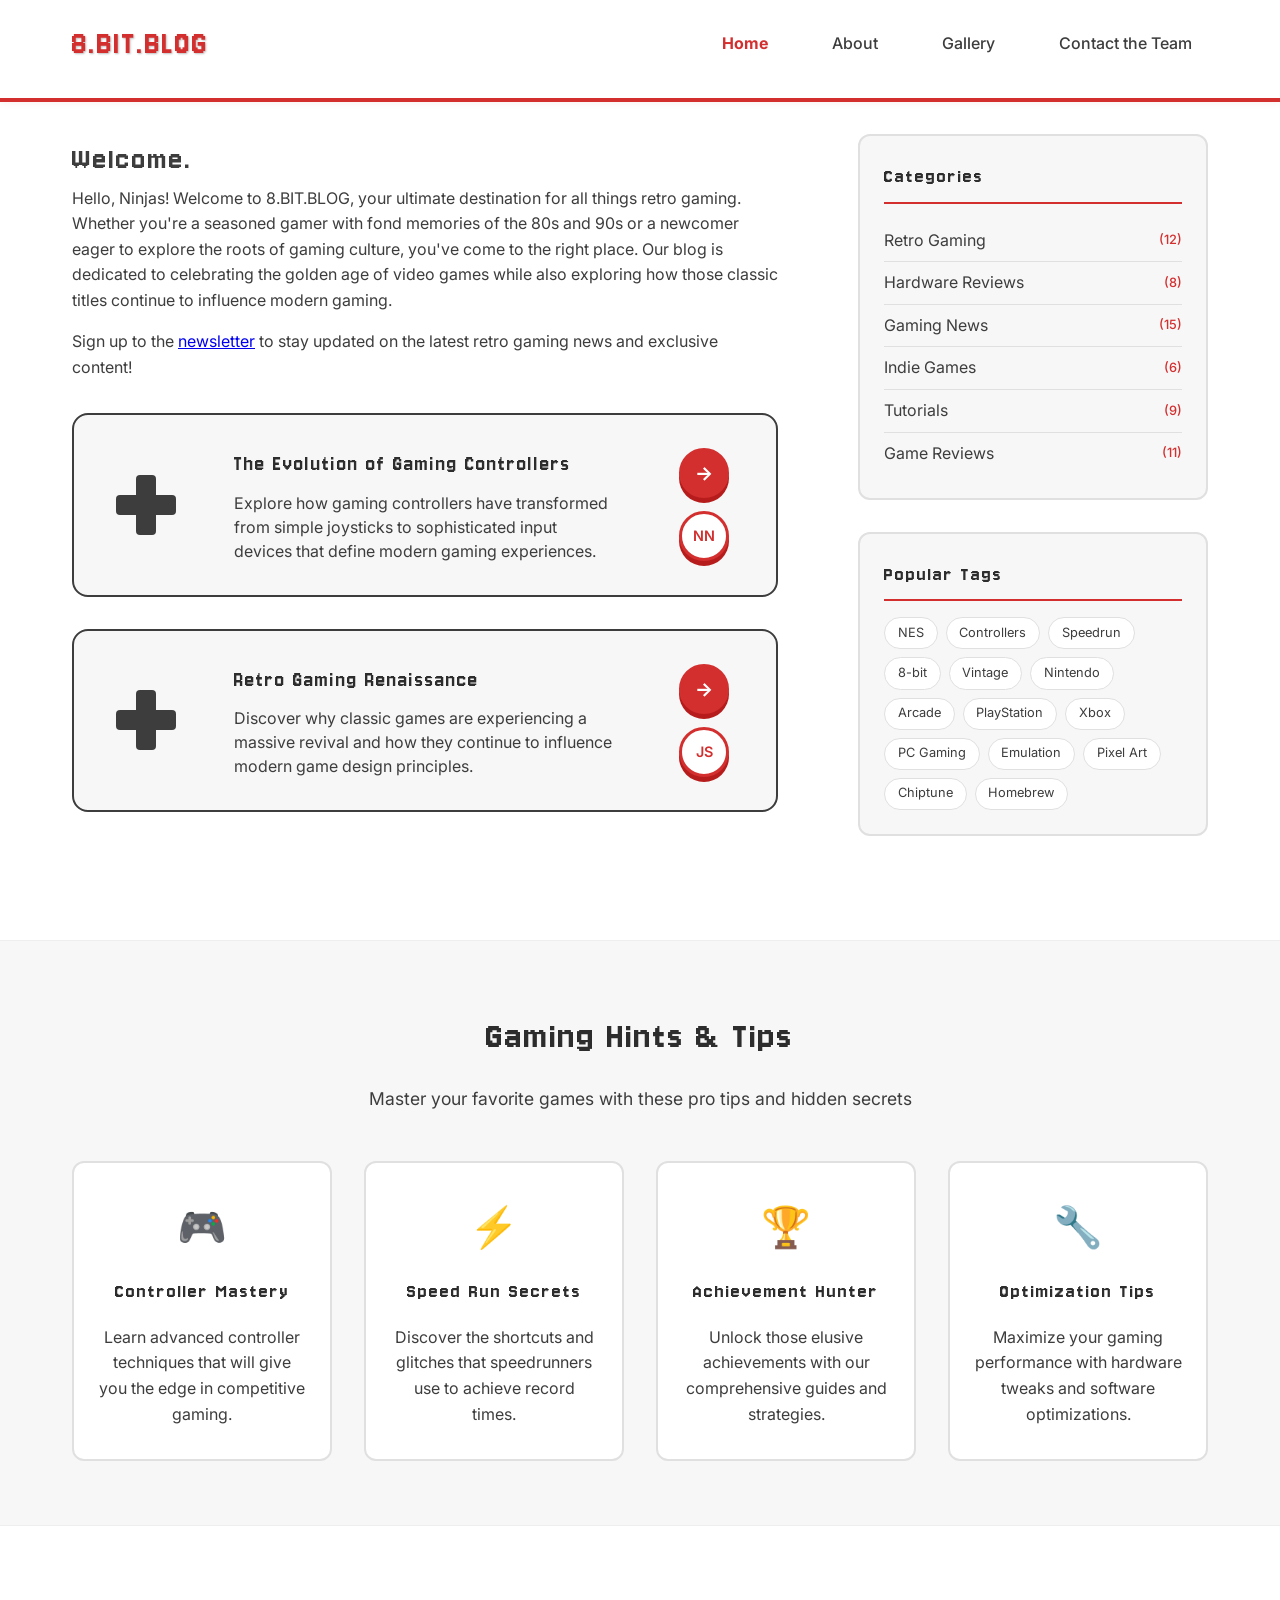
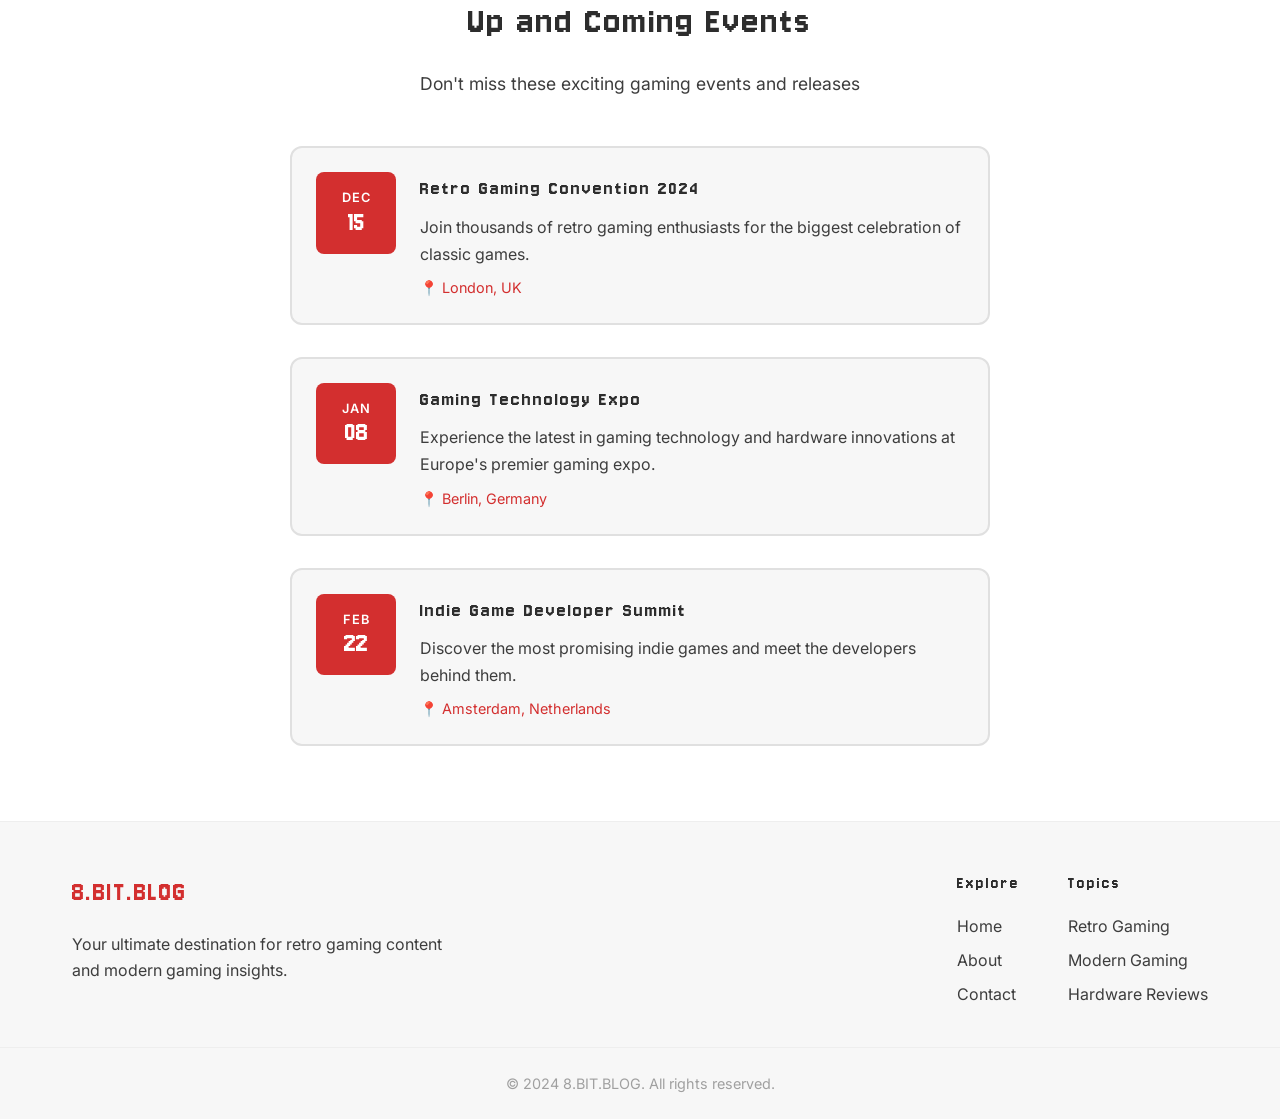
<file: index.html>
<html lang="en">
  <head>
    <meta charset="UTF-8" />
    <meta name="viewport" content="width=device-width, initial-scale=1.0" />
    <title>8.BIT.BLOG - Nostalgic Gaming Experience!</title>
    <link rel="stylesheet" href="assets/styles.css" />
  </head>
  <body>
    <nav class="navbar">
      <div class="nav-container">
        <a href="index.html" class="nav-logo">8.BIT.BLOG</a>
        <ul class="nav-links">
          <li><a href="index.html" class="active" aria-current="page">Home</a></li>
          <li><a href="about.html">About</a></li>
          <li><a href="gallery.html">Gallery</a></li>
          <li><a href="contact.html">Contact the Team</a></li>
        </ul>
      </div>
    </nav>

    <div class="content">
      <div class="main-layout">
        <!-- Left Column - Blog Content -->
        <div class="blog-section">
          <h1>Welcome.</h1>
          <p>
            Hello, Ninjas! Welcome to 8.BIT.BLOG, your ultimate destination for all things retro gaming. Whether you're a seasoned gamer with fond memories of the 80s and 90s or a newcomer eager to explore the roots of gaming culture, you've come to the right place. Our blog is dedicated to celebrating the golden age of video games while also exploring how those classic titles continue to influence modern gaming.
          </p>
          <p>Sign up to the <a href="/about.html">newsletter</a> to stay updated on the latest retro gaming news and exclusive content!</p>

          <!-- NES Gamepad Card Template -->
          <div class="gamepad-card">
            <div class="card-left">
              <div class="dpad">
                <div class="dpad-vertical"></div>
                <div class="dpad-horizontal"></div>
              </div>
            </div>

            <div class="card-content">
              <h3>The Evolution of Gaming Controllers</h3>
              <p>
                Explore how gaming controllers have transformed from simple
                joysticks to sophisticated input devices that define modern
                gaming experiences.
              </p>
            </div>

            <div class="card-right">
              <div class="action-buttons">
                <button class="action-btn read-more" title="Read More">
                  <span class="arrow">→</span>
                </button>
                <button class="action-btn author-btn" title="Author">
                  <span class="initials">NN</span>
                </button>
              </div>
            </div>
          </div>

          <!-- Second Card -->
          <div class="gamepad-card">
            <div class="card-left">
              <div class="dpad">
                <div class="dpad-vertical"></div>
                <div class="dpad-horizontal"></div>
              </div>
            </div>

            <div class="card-content">
              <h3>Retro Gaming Renaissance</h3>
              <p>
                Discover why classic games are experiencing a massive revival
                and how they continue to influence modern game design
                principles.
              </p>
            </div>

            <div class="card-right">
              <div class="action-buttons">
                <button class="action-btn read-more" title="Read More">
                  <span class="arrow">→</span>
                </button>
                <button class="action-btn author-btn" title="Author">
                  <span class="initials">JS</span>
                </button>
              </div>
            </div>
          </div>
        </div>
        <!-- End of Left Column -->

        <!-- Right Column - Tags and Categories -->
        <div class="sidebar-section">
          <!-- Categories -->
          <div class="sidebar-widget">
            <h3>Categories</h3>
            <ul class="category-list">
              <li><a href="#" class="category-item">Retro Gaming <span class="count">(12)</span></a></li>
              <li><a href="#" class="category-item">Hardware Reviews <span class="count">(8)</span></a></li>
              <li><a href="#" class="category-item">Gaming News <span class="count">(15)</span></a></li>
              <li><a href="#" class="category-item">Indie Games <span class="count">(6)</span></a></li>
              <li><a href="#" class="category-item">Tutorials <span class="count">(9)</span></a></li>
              <li><a href="#" class="category-item">Game Reviews <span class="count">(11)</span></a></li>
            </ul>
          </div>

          <!-- Tags -->
          <div class="sidebar-widget">
            <h3>Popular Tags</h3>
            <div class="tag-cloud">
              <a href="#" class="tag">NES</a>
              <a href="#" class="tag">Controllers</a>
              <a href="#" class="tag">Speedrun</a>
              <a href="#" class="tag">8-bit</a>
              <a href="#" class="tag">Vintage</a>
              <a href="#" class="tag">Nintendo</a>
              <a href="#" class="tag">Arcade</a>
              <a href="#" class="tag">PlayStation</a>
              <a href="#" class="tag">Xbox</a>
              <a href="#" class="tag">PC Gaming</a>
              <a href="#" class="tag">Emulation</a>
              <a href="#" class="tag">Pixel Art</a>
              <a href="#" class="tag">Chiptune</a>
              <a href="#" class="tag">Homebrew</a>
            </div>
          </div>

        </div>
      </div>
    </div>

    <!-- Gaming Hints Section - Full Width -->
    <div class="hints-section">
      <div class="hints-container">
        <h2>Gaming Hints & Tips</h2>
        <p class="hints-subtitle">
          Master your favorite games with these pro tips and hidden secrets
        </p>

        <div class="hints-grid">
          <div class="hint-card">
            <div class="hint-icon">🎮</div>
            <h3>Controller Mastery</h3>
            <p>
              Learn advanced controller techniques that will give you the edge
              in competitive gaming.
            </p>
          </div>

          <div class="hint-card">
            <div class="hint-icon">⚡</div>
            <h3>Speed Run Secrets</h3>
            <p>
              Discover the shortcuts and glitches that speedrunners use to
              achieve record times.
            </p>
          </div>

          <div class="hint-card">
            <div class="hint-icon">🏆</div>
            <h3>Achievement Hunter</h3>
            <p>
              Unlock those elusive achievements with our comprehensive guides
              and strategies.
            </p>
          </div>

          <div class="hint-card">
            <div class="hint-icon">🔧</div>
            <h3>Optimization Tips</h3>
            <p>
              Maximize your gaming performance with hardware tweaks and software
              optimizations.
            </p>
          </div>
        </div>
      </div>
    </div>

    <!-- Up and Coming Events Section -->
    <div class="events-section">
      <div class="events-container">
        <h2>Up and Coming Events</h2>
        <p class="events-subtitle">Don't miss these exciting gaming events and releases</p>
        
        <div class="events-timeline">
          <div class="event-item">
            <div class="event-date">
              <span class="month">DEC</span>
              <span class="day">15</span>
            </div>
            <div class="event-content">
              <h3>Retro Gaming Convention 2024</h3>
              <p>Join thousands of retro gaming enthusiasts for the biggest celebration of classic games.</p>
              <span class="event-location">📍 London, UK</span>
            </div>
          </div>
          
          <div class="event-item">
            <div class="event-date">
              <span class="month">JAN</span>
              <span class="day">08</span>
            </div>
            <div class="event-content">
              <h3>Gaming Technology Expo</h3>
              <p>Experience the latest in gaming technology and hardware innovations at Europe's premier gaming expo.</p>
              <span class="event-location">📍 Berlin, Germany</span>
            </div>
          </div>
          
          <div class="event-item">
            <div class="event-date">
              <span class="month">FEB</span>
              <span class="day">22</span>
            </div>
            <div class="event-content">
              <h3>Indie Game Developer Summit</h3>
              <p>Discover the most promising indie games and meet the developers behind them.</p>
              <span class="event-location">📍 Amsterdam, Netherlands</span>
            </div>
          </div>
        </div>
      </div>
    </div>

    <footer class="footer">
      <div class="footer-container">
        <div class="footer-brand">
          <h3>8.BIT.BLOG</h3>
          <p>
            Your ultimate destination for retro gaming content and modern gaming
            insights.
          </p>
        </div>

        <div class="footer-links">
          <div class="footer-section">
            <h4>Explore</h4>
            <ul>
              <li><a href="/index.html">Home</a></li>
              <li><a href="/about.html">About</a></li>
              <li><a href="/contact.html">Contact</a></li>
            </ul>
          </div>

          <div class="footer-section">
            <h4>Topics</h4>
            <ul>
              <li><a href="#">Retro Gaming</a></li>
              <li><a href="#">Modern Gaming</a></li>
              <li><a href="#">Hardware Reviews</a></li>
            </ul>
          </div>
        </div>
      </div>

      <div class="footer-bottom">
        <p>&copy; 2024 8.BIT.BLOG. All rights reserved.</p>
      </div>
    </footer>
  </body>
</html>
</file>
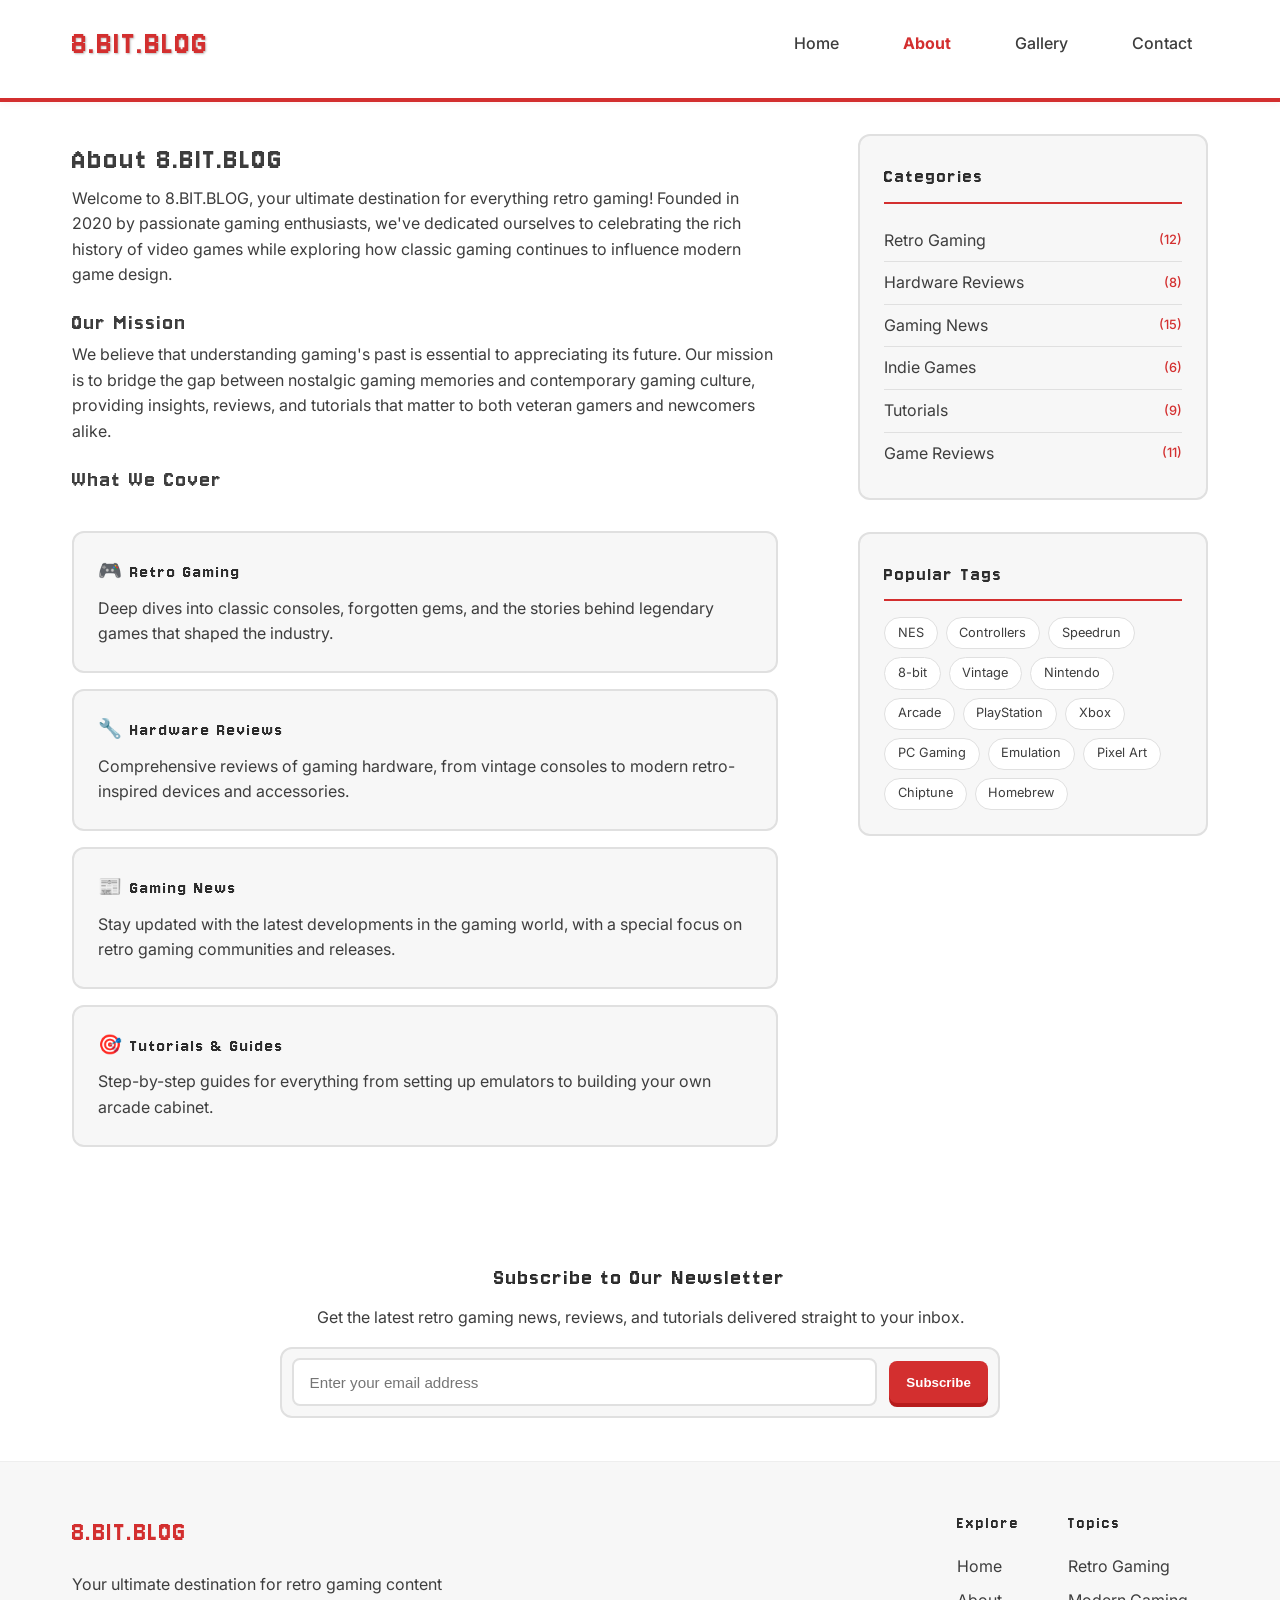
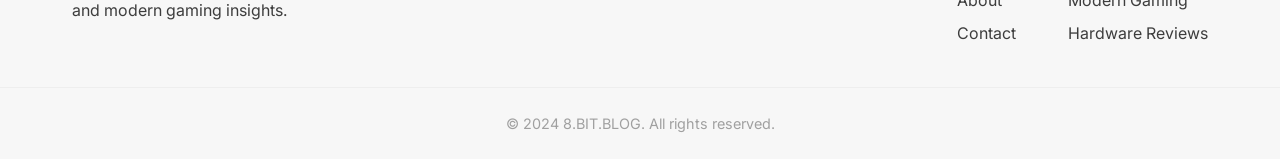
<file: about.html>
<html lang="en">
  <head>
    <meta charset="UTF-8" />
    <meta name="viewport" content="width=device-width, initial-scale=1.0" />
    <title>About - 8.BIT.BLOG</title>
    <link rel="stylesheet" href="assets/styles.css" />
  </head>
  <body>
    <nav class="navbar">
      <div class="nav-container">
        <a href="index.html" class="nav-logo">8.BIT.BLOG</a>
        <ul class="nav-links">
          <li><a href="index.html">Home</a></li>
          <li><a href="about.html" class="active" aria-current="page">About</a></li>
          <li><a href="gallery.html">Gallery</a></li>
          <li><a href="contact.html">Contact</a></li>
        </ul>
      </div>
    </nav>

    <div class="content">
      <div class="main-layout">
        <!-- Left Column - About Content -->
        <div class="blog-section">
          <h1>About 8.BIT.BLOG</h1>
          <p>
            Welcome to 8.BIT.BLOG, your ultimate destination for everything
            retro gaming! Founded in 2020 by passionate gaming enthusiasts,
            we've dedicated ourselves to celebrating the rich history of video
            games while exploring how classic gaming continues to influence
            modern game design.
          </p>

          <h2>Our Mission</h2>
          <p>
            We believe that understanding gaming's past is essential to
            appreciating its future. Our mission is to bridge the gap between
            nostalgic gaming memories and contemporary gaming culture, providing
            insights, reviews, and tutorials that matter to both veteran gamers
            and newcomers alike.
          </p>

          <h2>What We Cover</h2>
          <div class="about-topics">
            <div class="topic-item">
              <h3>🎮 Retro Gaming</h3>
              <p>
                Deep dives into classic consoles, forgotten gems, and the
                stories behind legendary games that shaped the industry.
              </p>
            </div>

            <div class="topic-item">
              <h3>🔧 Hardware Reviews</h3>
              <p>
                Comprehensive reviews of gaming hardware, from vintage consoles
                to modern retro-inspired devices and accessories.
              </p>
            </div>

            <div class="topic-item">
              <h3>📰 Gaming News</h3>
              <p>
                Stay updated with the latest developments in the gaming world,
                with a special focus on retro gaming communities and releases.
              </p>
            </div>

            <div class="topic-item">
              <h3>🎯 Tutorials & Guides</h3>
              <p>
                Step-by-step guides for everything from setting up emulators to
                building your own arcade cabinet.
              </p>
            </div>
          </div>
        </div>

        <!-- Right Column - Sidebar -->
        <div class="sidebar-section">
          <!-- Categories -->
          <div class="sidebar-widget">
            <h3>Categories</h3>
            <ul class="category-list">
              <li>
                <a href="#" class="category-item"
                  >Retro Gaming <span class="count">(12)</span></a
                >
              </li>
              <li>
                <a href="#" class="category-item"
                  >Hardware Reviews <span class="count">(8)</span></a
                >
              </li>
              <li>
                <a href="#" class="category-item"
                  >Gaming News <span class="count">(15)</span></a
                >
              </li>
              <li>
                <a href="#" class="category-item"
                  >Indie Games <span class="count">(6)</span></a
                >
              </li>
              <li>
                <a href="#" class="category-item"
                  >Tutorials <span class="count">(9)</span></a
                >
              </li>
              <li>
                <a href="#" class="category-item"
                  >Game Reviews <span class="count">(11)</span></a
                >
              </li>
            </ul>
          </div>

          <!-- Tags -->
          <div class="sidebar-widget">
            <h3>Popular Tags</h3>
            <div class="tag-cloud">
              <a href="#" class="tag">NES</a>
              <a href="#" class="tag">Controllers</a>
              <a href="#" class="tag">Speedrun</a>
              <a href="#" class="tag">8-bit</a>
              <a href="#" class="tag">Vintage</a>
              <a href="#" class="tag">Nintendo</a>
              <a href="#" class="tag">Arcade</a>
              <a href="#" class="tag">PlayStation</a>
              <a href="#" class="tag">Xbox</a>
              <a href="#" class="tag">PC Gaming</a>
              <a href="#" class="tag">Emulation</a>
              <a href="#" class="tag">Pixel Art</a>
              <a href="#" class="tag">Chiptune</a>
              <a href="#" class="tag">Homebrew</a>
            </div>
          </div>
        </div>
      </div>
    </div>

    <section class="newsletter">
      <div class="newsletter-container">
        <h2>Subscribe to Our Newsletter</h2>
        <p>
          Get the latest retro gaming news, reviews, and tutorials delivered
          straight to your inbox.
        </p>
        <form class="newsletter-form">
          <input
            type="email"
            placeholder="Enter your email address"
            required
            class="newsletter-input"
          />
          <button type="submit" class="newsletter-button">Subscribe</button>
        </form>
      </div>
    </section>
    <footer class="footer">
      <div class="footer-container">
        <div class="footer-brand">
          <h3>8.BIT.BLOG</h3>
          <p>
            Your ultimate destination for retro gaming content and modern gaming
            insights.
          </p>
        </div>

        <div class="footer-links">
          <div class="footer-section">
            <h4>Explore</h4>
            <ul>
              <li><a href="index.html">Home</a></li>
              <li><a href="about.html">About</a></li>
              <li><a href="contact.html">Contact</a></li>
            </ul>
          </div>

          <div class="footer-section">
            <h4>Topics</h4>
            <ul>
              <li><a href="#">Retro Gaming</a></li>
              <li><a href="#">Modern Gaming</a></li>
              <li><a href="#">Hardware Reviews</a></li>
            </ul>
          </div>
        </div>
      </div>

      <div class="footer-bottom">
        <p>&copy; 2024 8.BIT.BLOG. All rights reserved.</p>
      </div>
    </footer>
  </body>
</html>
</file>
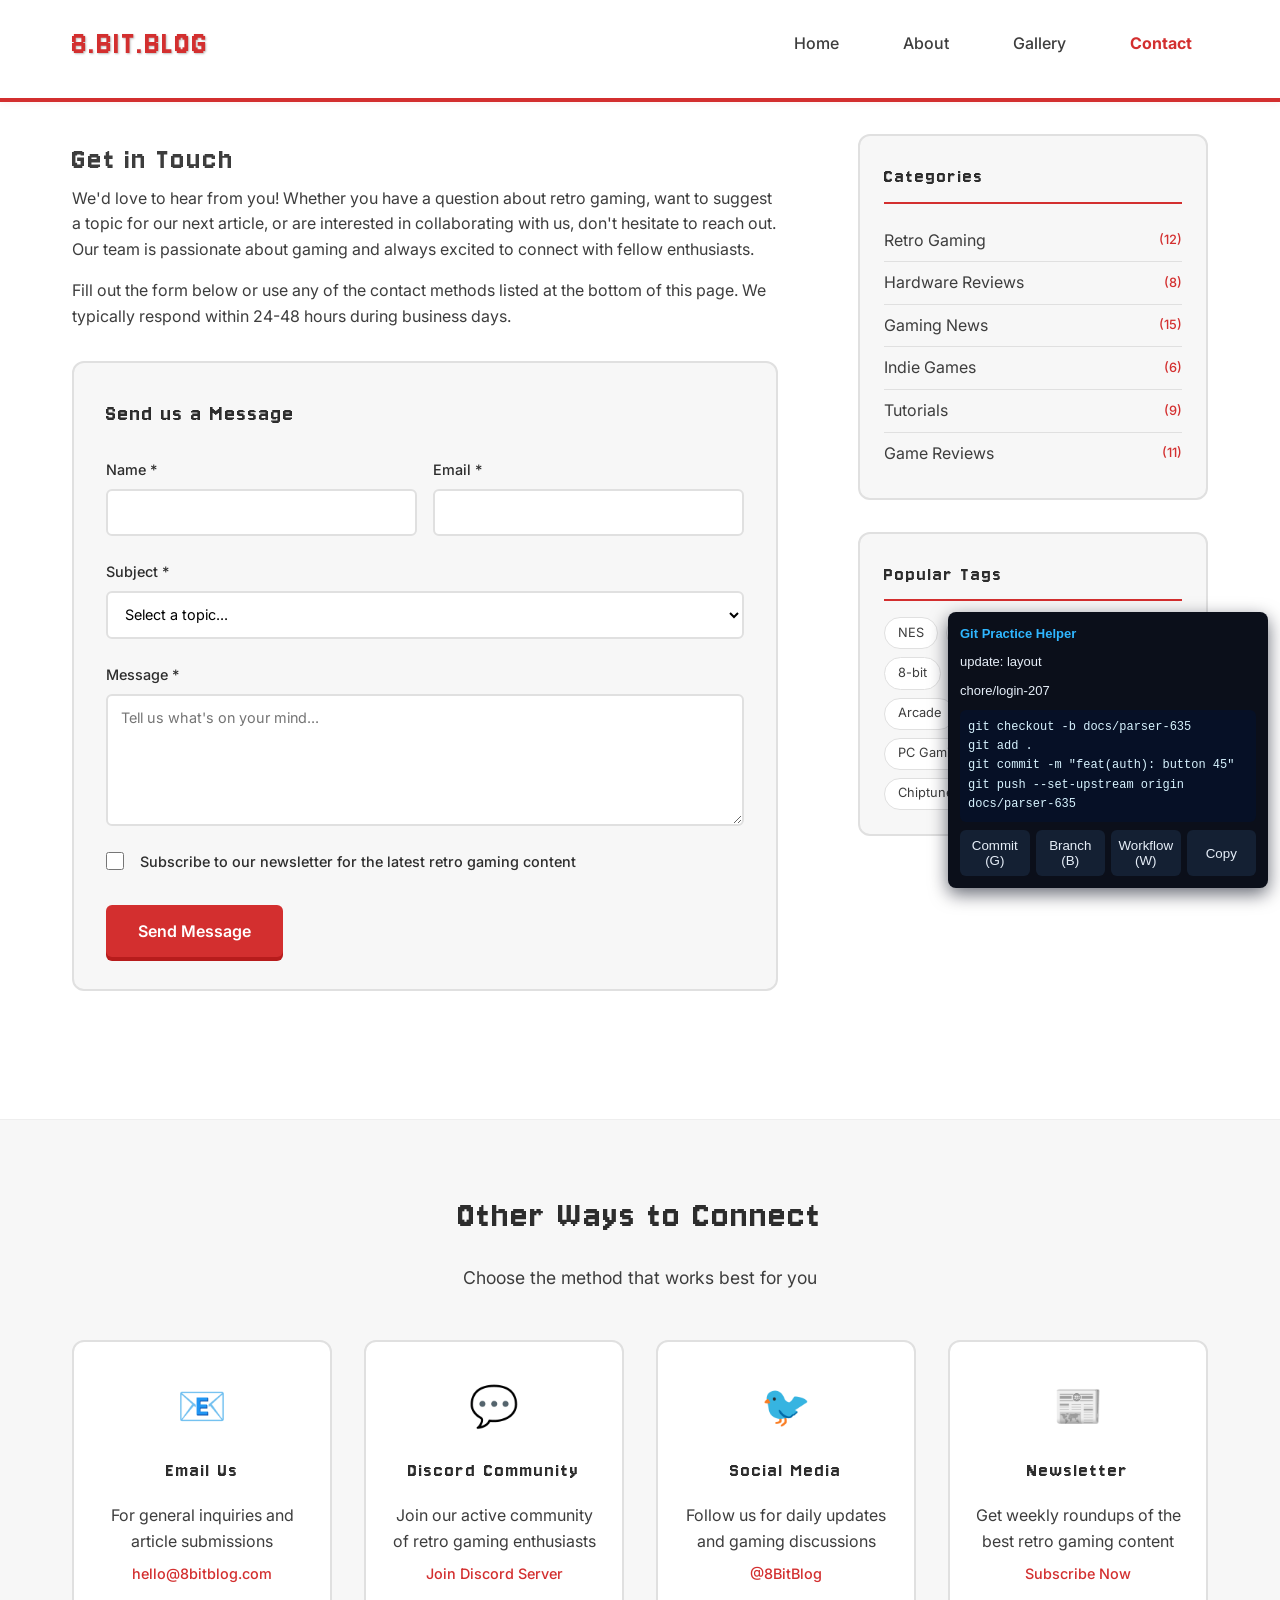
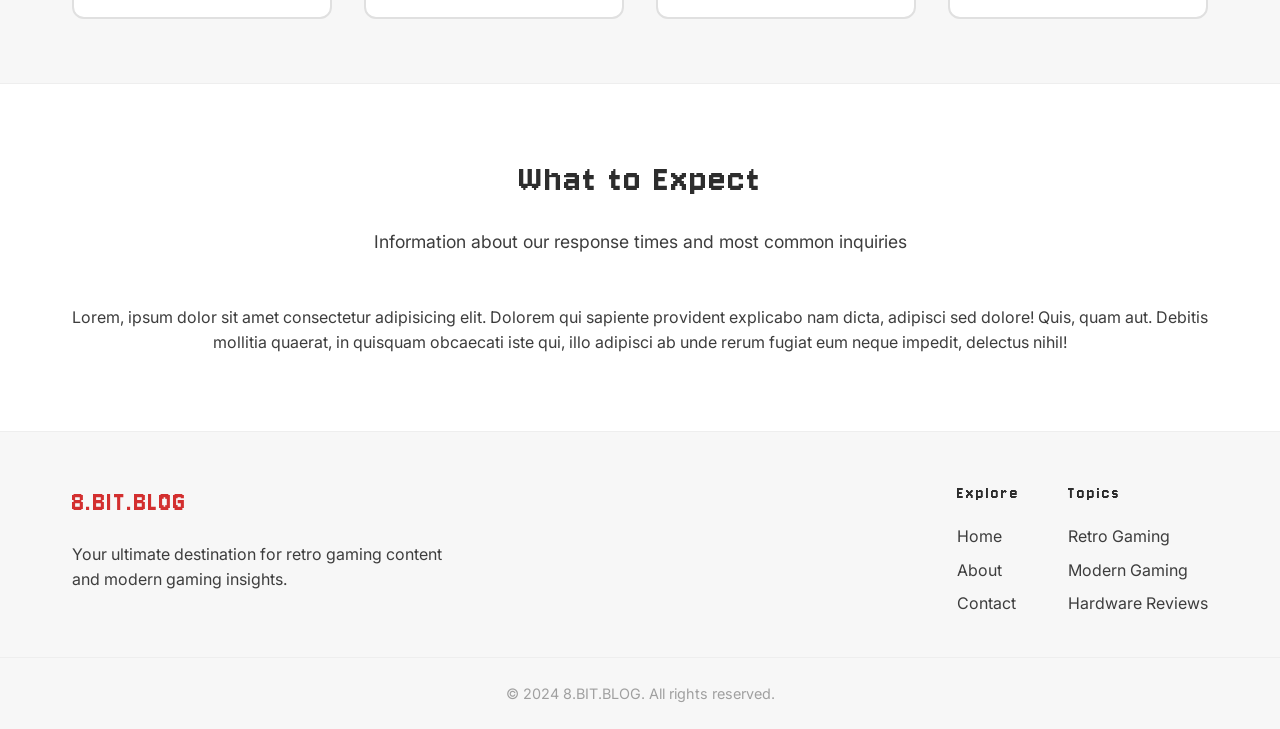
<file: contact.html>
<html lang="en">
  <head>
    <meta charset="UTF-8" />
    <meta name="viewport" content="width=device-width, initial-scale=1.0" />
    <title>Contact - 8.BIT.BLOG</title>
    <link rel="stylesheet" href="assets/styles.css" />
  </head>
  <body>
    <nav class="navbar">
      <div class="nav-container">
        <a href="index.html" class="nav-logo">8.BIT.BLOG</a>
        <ul class="nav-links">
          <li><a href="index.html">Home</a></li>
          <li><a href="about.html">About</a></li>
          <li><a href="gallery.html">Gallery</a></li>
          <li><a href="contact.html" class="active" aria-current="page">Contact</a></li>
        </ul>
      </div>
    </nav>

    <div class="content">
      <div class="main-layout">
        <!-- Left Column - Contact Content -->
        <div class="blog-section">
          <h1>Get in Touch</h1>
          <p>
            We'd love to hear from you! Whether you have a question about retro
            gaming, want to suggest a topic for our next article, or are
            interested in collaborating with us, don't hesitate to reach out.
            Our team is passionate about gaming and always excited to connect
            with fellow enthusiasts.
          </p>
          <p>
            Fill out the form below or use any of the contact methods listed at
            the bottom of this page. We typically respond within 24-48 hours
            during business days.
          </p>

          <!-- Contact Form Section -->
          <div class="contact-form-section">
            <h2>Send us a Message</h2>
            <form class="contact-form" action="#" method="POST">
              <div class="form-row">
                <div class="form-group">
                  <label for="name">Name *</label>
                  <input type="text" id="name" name="name" required />
                </div>
                <div class="form-group">
                  <label for="email">Email *</label>
                  <input type="email" id="email" name="email" required />
                </div>
              </div>

              <div class="form-group">
                <label for="subject">Subject *</label>
                <select id="subject" name="subject" required>
                  <option value="">Select a topic...</option>
                  <option value="general">General Inquiry</option>
                  <option value="article-suggestion">Article Suggestion</option>
                  <option value="collaboration">Collaboration</option>
                  <option value="hardware-review">
                    Hardware Review Request
                  </option>
                  <option value="technical-support">Technical Support</option>
                  <option value="feedback">Website Feedback</option>
                </select>
              </div>

              <div class="form-group">
                <label for="message">Message *</label>
                <textarea
                  id="message"
                  name="message"
                  rows="6"
                  placeholder="Tell us what's on your mind..."
                  required
                ></textarea>
              </div>

              <div class="form-group checkbox-group">
                <label class="checkbox-label">
                  <input type="checkbox" id="newsletter" name="newsletter" />
                  <span class="checkmark"></span>
                  Subscribe to our newsletter for the latest retro gaming
                  content
                </label>
              </div>

              <button type="submit" class="contact-submit-btn">
                Send Message
              </button>
            </form>
          </div>
        </div>

        <!-- Right Column - Sidebar -->
        <div class="sidebar-section">
          <!-- Categories -->
          <div class="sidebar-widget">
            <h3>Categories</h3>
            <ul class="category-list">
              <li>
                <a href="#" class="category-item"
                  >Retro Gaming <span class="count">(12)</span></a
                >
              </li>
              <li>
                <a href="#" class="category-item"
                  >Hardware Reviews <span class="count">(8)</span></a
                >
              </li>
              <li>
                <a href="#" class="category-item"
                  >Gaming News <span class="count">(15)</span></a
                >
              </li>
              <li>
                <a href="#" class="category-item"
                  >Indie Games <span class="count">(6)</span></a
                >
              </li>
              <li>
                <a href="#" class="category-item"
                  >Tutorials <span class="count">(9)</span></a
                >
              </li>
              <li>
                <a href="#" class="category-item"
                  >Game Reviews <span class="count">(11)</span></a
                >
              </li>
            </ul>
          </div>

          <!-- Tags -->
          <div class="sidebar-widget">
            <h3>Popular Tags</h3>
            <div class="tag-cloud">
              <a href="#" class="tag">NES</a>
              <a href="#" class="tag">Controllers</a>
              <a href="#" class="tag">Speedrun</a>
              <a href="#" class="tag">8-bit</a>
              <a href="#" class="tag">Vintage</a>
              <a href="#" class="tag">Nintendo</a>
              <a href="#" class="tag">Arcade</a>
              <a href="#" class="tag">PlayStation</a>
              <a href="#" class="tag">Xbox</a>
              <a href="#" class="tag">PC Gaming</a>
              <a href="#" class="tag">Emulation</a>
              <a href="#" class="tag">Pixel Art</a>
              <a href="#" class="tag">Chiptune</a>
              <a href="#" class="tag">Homebrew</a>
            </div>
          </div>
        </div>
      </div>
    </div>

    <!-- Contact Details Section - Full Width -->
    <div class="hints-section">
      <div class="hints-container">
        <h2>Other Ways to Connect</h2>
        <p class="hints-subtitle">Choose the method that works best for you</p>

        <div class="hints-grid">
          <div class="hint-card">
            <div class="hint-icon">📧</div>
            <h3>Email Us</h3>
            <p>For general inquiries and article submissions</p>
            <a href="mailto:hello@8bitblog.com" class="contact-link"
              >hello@8bitblog.com</a
            >
          </div>

          <div class="hint-card">
            <div class="hint-icon">💬</div>
            <h3>Discord Community</h3>
            <p>Join our active community of retro gaming enthusiasts</p>
            <a href="#" class="contact-link">Join Discord Server</a>
          </div>

          <div class="hint-card">
            <div class="hint-icon">🐦</div>
            <h3>Social Media</h3>
            <p>Follow us for daily updates and gaming discussions</p>
            <a href="#" class="contact-link">@8BitBlog</a>
          </div>

          <div class="hint-card">
            <div class="hint-icon">📰</div>
            <h3>Newsletter</h3>
            <p>Get weekly roundups of the best retro gaming content</p>
            <a href="#" class="contact-link">Subscribe Now</a>
          </div>
        </div>
      </div>
    </div>

    <!-- Response Times & FAQ Section -->
    <div class="events-section">
      <div class="events-container">
        <h2>What to Expect</h2>
        <p class="events-subtitle">
          Information about our response times and most common inquiries
        </p>
        <p>
          Lorem, ipsum dolor sit amet consectetur adipisicing elit. Dolorem qui
          sapiente provident explicabo nam dicta, adipisci sed dolore! Quis,
          quam aut. Debitis mollitia quaerat, in quisquam obcaecati iste qui,
          illo adipisci ab unde rerum fugiat eum neque impedit, delectus nihil!
        </p>
      </div>
    </div>

    <footer class="footer">
      <div class="footer-container">
        <div class="footer-brand">
          <h3>8.BIT.BLOG</h3>
          <p>
            Your ultimate destination for retro gaming content and modern gaming
            insights.
          </p>
        </div>

        <div class="footer-links">
          <div class="footer-section">
            <h4>Explore</h4>
            <ul>
              <li><a href="index.html">Home</a></li>
              <li><a href="about.html">About</a></li>
              <li><a href="contact.html">Contact</a></li>
            </ul>
          </div>

          <div class="footer-section">
            <h4>Topics</h4>
            <ul>
              <li><a href="#">Retro Gaming</a></li>
              <li><a href="#">Modern Gaming</a></li>
              <li><a href="#">Hardware Reviews</a></li>
            </ul>
          </div>
        </div>
      </div>

      <div class="footer-bottom">
        <p>&copy; 2024 8.BIT.BLOG. All rights reserved.</p>
      </div>
    </footer>
    <script src="assets/script.js"></script>
  </body>
</html>
</file>
<file: assets/styles.css>
/* Import fonts from Google Fonts */
@import url("https://fonts.googleapis.com/css2?family=Jersey+10&family=Inter:wght@300;400;500;600&display=swap");

/* Retro Gaming Color Scheme - Inspired by classic NES gamepad */
:root {
  --retro-dark: #2d2d2d;
  --retro-grey: #3d3d3d;
  --retro-light: #f7f7f7;
  --retro-red: #d32f2f;
  --retro-white: #ffffff;
  --retro-shadow: rgba(42, 42, 42, 0.3);
  --retro-letter-spacing: 2px;
}

/* Global styles */
* {
  margin: 0;
  padding: 0;
  box-sizing: border-box;
}
body {
  font-family: "Inter", sans-serif;
  background: var(--retro-white);
  min-height: 100vh;
  color: var(--retro-grey);
  line-height: 1.6;
}
/* Headings */
h1,
h2,
h3,
h4,
h5,
h6 {
  font-weight: normal;
  font-family: "Jersey 10", cursive;
  letter-spacing: var(--retro-letter-spacing);
}

/* Navbar styling */
.navbar {
  background: var(--retro-white);
  border-bottom: 4px solid var(--retro-red);
  padding-bottom: 10px;
  box-shadow: 0 2px 6px rgba(211,47,47,0.06);
}

.nav-container {
  max-width: 1200px;
  margin: 0 auto;
  display: flex;
  justify-content: space-between;
  align-items: center;
  padding: 1rem 2rem;
}

.nav-logo {
  font-size: 2.2rem;
  color: var(--retro-red);
  text-decoration: none;
  text-shadow: 1px 1px 2px var(--retro-shadow);
  font-weight: normal;
  font-family: "Jersey 10", cursive;
  letter-spacing: var(--retro-letter-spacing);
}

.nav-links {
  display: flex;
  list-style: none;
  gap: 2rem;
}

.nav-links a {
  color: var(--retro-grey);
  text-decoration: none;
  font-family: "Inter", sans-serif;
  font-weight: 500;
  padding: 0.5rem 1rem;
  transition: all 0.1s ease;
}

.nav-links a:hover {
  color: var(--retro-red);
}

/* Active nav link */
.nav-links a.active, .nav-links a[aria-current="page"]{
  color: var(--retro-red);
  font-weight: 700;
}

/* Main title styling */
.main-title {
  text-align: center;
  padding: 3rem 2rem;
  background: rgba(255, 255, 255, 0.1);
  margin: 2rem auto;
  max-width: 800px;
  border-radius: 12px;
  border: 3px solid var(--retro-dark);
  box-shadow: 0 8px 16px var(--retro-shadow);
}

.main-title h1 {
  font-size: 3.5rem;
  color: var(--retro-white);
  text-shadow: 3px 3px 0px var(--retro-red);
  margin-bottom: 1rem;
  font-family: "Jersey 10", cursive;
  letter-spacing: 2px;
}

.main-title .subtitle {
  font-size: 1.2rem;
  color: var(--retro-light);
  font-weight: 500;
  text-transform: uppercase;
  letter-spacing: 1px;
}

/* Content area styling */
.content {
  max-width: 1200px;
  margin: 0 auto;
  padding: 2rem;
}

.content p {
  font-family: "Inter", sans-serif;
  font-weight: 400;
  margin-bottom: 1rem;
}

/* Main Layout - Two Column */
.main-layout {
  display: grid;
  grid-template-columns: 1fr 350px;
  gap: 5rem;
  align-items: start;
}

.blog-section {
  min-width: 0; /* Prevents grid overflow */
}

/* Sidebar Section */
.sidebar-section {
  display: flex;
  flex-direction: column;
  gap: 2rem;
}

.sidebar-widget {
  background: var(--retro-light);
  border: 2px solid #e0e0e0;
  border-radius: 12px;
  padding: 1.5rem;
}

.sidebar-widget h3 {
  color: var(--retro-dark);
  margin-bottom: 1rem;
  font-size: 1.3rem;
  border-bottom: 2px solid var(--retro-red);
  padding-bottom: 0.5rem;
}

/* Categories */
.category-list {
  list-style: none;
  padding: 0;
  margin: 0;
}

.category-list li {
  border-bottom: 1px solid #e0e0e0;
  padding: 0.5rem 0;
}

.category-list li:last-child {
  border-bottom: none;
}

.category-item {
  font-family: 'Inter', sans-serif;
  color: var(--retro-grey);
  text-decoration: none;
  display: flex;
  justify-content: space-between;
  align-items: center;
  transition: color 0.2s ease;
}

.category-item:hover {
  color: var(--retro-red);
}

.count {
  font-size: 0.8rem;
  color: var(--retro-red);
  font-weight: 500;
}

/* Tag Cloud */
.tag-cloud {
  display: flex;
  flex-wrap: wrap;
  gap: 0.5rem;
}

.tag {
  font-family: 'Inter', sans-serif;
  background: var(--retro-white);
  color: var(--retro-grey);
  padding: 0.3rem 0.8rem;
  border-radius: 20px;
  text-decoration: none;
  font-size: 0.8rem;
  border: 1px solid #e0e0e0;
  transition: all 0.2s ease;
}

.tag:hover {
  background: var(--retro-red);
  color: var(--retro-white);
  border-color: var(--retro-red);
}


/* About Page Specific Styles */
.about-topics {
  margin: 2rem 0;
}

.topic-item {
  background: var(--retro-light);
  border: 2px solid #e0e0e0;
  border-radius: 12px;
  padding: 1.5rem;
  margin-bottom: 1rem;
  transition: all 0.3s ease;
}

.topic-item:hover {
  border-color: var(--retro-red);
  transform: translateY(-2px);
  box-shadow: 0 4px 12px rgba(0, 0, 0, 0.1);
}

.topic-item h3 {
  color: var(--retro-dark);
  margin-bottom: 0.5rem;
  font-size: 1.2rem;
}

.topic-item p {
  font-family: 'Inter', sans-serif;
  color: var(--retro-grey);
  line-height: 1.6;
  margin: 0;
}

/* Contact Form Styles */
.contact-form-section {
  margin: 2rem 0;
  background: var(--retro-light);
  border: 2px solid #e0e0e0;
  border-radius: 12px;
  padding: 2rem;
}

.contact-form-section h2 {
  margin-bottom: 1.5rem;
  color: var(--retro-dark);
}

.contact-form {
  display: flex;
  flex-direction: column;
  gap: 1.5rem;
}

.form-row {
  display: grid;
  grid-template-columns: 1fr 1fr;
  gap: 1rem;
}

.form-group {
  display: flex;
  flex-direction: column;
}

.form-group label {
  font-family: 'Inter', sans-serif;
  color: var(--retro-dark);
  font-weight: 500;
  margin-bottom: 0.5rem;
  font-size: 0.9rem;
}

.form-group input,
.form-group select,
.form-group textarea {
  font-family: 'Inter', sans-serif;
  padding: 0.8rem;
  border: 2px solid #e0e0e0;
  border-radius: 6px;
  font-size: 0.9rem;
  transition: border-color 0.2s ease;
  background: var(--retro-white);
}

.form-group input:focus,
.form-group select:focus,
.form-group textarea:focus {
  outline: none;
  border-color: var(--retro-red);
}

.form-group textarea {
  resize: vertical;
  min-height: 120px;
}

.checkbox-group {
  flex-direction: row;
  align-items: center;
  gap: 0.5rem;
}

.checkbox-label {
  display: flex;
  align-items: center;
  gap: 0.5rem;
  cursor: pointer;
  font-size: 0.9rem;
}

.checkbox-label input[type="checkbox"] {
  width: 18px;
  height: 18px;
  margin: 0;
}

.contact-submit-btn {
  background: var(--retro-red);
  color: var(--retro-white);
  padding: 1rem 2rem;
  border: none;
  border-radius: 6px;
  font-family: 'Inter', sans-serif;
  font-weight: 600;
  font-size: 1rem;
  cursor: pointer;
  transition: all 0.2s ease;
  align-self: flex-start;
  box-shadow: 0 4px 0 #b71c1c;
}

.contact-submit-btn:hover {
  transform: translateY(-2px);
  box-shadow: 0 6px 0 #b71c1c;
}

.contact-submit-btn:active {
  transform: translateY(2px);
  box-shadow: 0 2px 0 #b71c1c;
}

.contact-link {
  color: var(--retro-red);
  text-decoration: none;
  font-weight: 500;
  font-family: 'Inter', sans-serif;
  font-size: 0.9rem;
  margin-top: 0.5rem;
  display: inline-block;
}

.contact-link:hover {
  text-decoration: underline;
}

/* NES Gamepad Card Styling */
.gamepad-card {
  display: flex;
  align-items: center;
  background: var(--retro-light);
  border: 2px solid var(--retro-grey);
  border-radius: 16px;
  padding: 2rem;
  margin: 2rem 0;
  gap: 2rem;
  max-width: 800px;
}

/* Left side - D-Pad */
.card-left {
  flex: 0 0 80px;
  display: flex;
  justify-content: center;
  align-items: center;
}

.dpad {
  position: relative;
  width: 60px;
  height: 60px;
}

.dpad-horizontal,
.dpad-vertical {
  background: var(--retro-grey);
  position: absolute;
  border-radius: 4px;
}

.dpad-horizontal {
  width: 60px;
  height: 20px;
  top: 50%;
  left: 0;
  transform: translateY(-50%);
}

.dpad-vertical {
  width: 20px;
  height: 60px;
  left: 50%;
  top: 0;
  transform: translateX(-50%);
}

/* Center content */
.card-content {
  flex: 1;
  padding: 0 1rem;
}

.card-content h3 {
  color: var(--retro-dark);
  margin-bottom: 0.5rem;
  font-size: 1.4rem;
}

.card-content p {
  color: var(--retro-grey);
  margin: 0;
  line-height: 1.5;
}

/* Right side - Action buttons */
.card-right {
  flex: 0 0 80px;
  display: flex;
  justify-content: center;
  align-items: center;
}

.action-buttons {
  display: flex;
  flex-direction: column;
  gap: 0.8rem;
}

.action-btn {
  width: 50px;
  height: 50px;
  border-radius: 50%;
  border: 3px solid var(--retro-red);
  background: var(--retro-red);
  color: var(--retro-white);
  font-family: "Inter", sans-serif;
  font-weight: 600;
  cursor: pointer;
  transition: all 0.2s ease;
  display: flex;
  align-items: center;
  justify-content: center;
  box-shadow: 0 5px 0 #b71c1c;
}

.action-btn:active {
  transform: translateY(3px);
  box-shadow: 0 2px 0 #b71c1c;
}

.action-btn .arrow {
  font-size: 1.2rem;
  font-weight: bold;
}

.action-btn .initials {
  font-size: 0.9rem;
  font-weight: 600;
}

/* Author button styling */
.author-btn {
  background: var(--retro-white);
  color: var(--retro-red);
  border: 3px solid var(--retro-red);
  box-shadow: 0 5px 0 #b71c1c;
}

.author-btn:hover {
  background: var(--retro-red);
  color: var(--retro-white);
}

/* Gaming Hints Section */
.hints-section {
  background: var(--retro-light);
  border-top: 1px solid #eee;
  border-bottom: 1px solid #eee;
  margin-top: 4rem;
  padding: 4rem 0;
}

.hints-container {
  max-width: 1200px;
  margin: 0 auto;
  padding: 0 2rem;
  text-align: center;
}

.hints-section h2 {
  color: var(--retro-dark);
  font-size: 2.5rem;
  margin-bottom: 1rem;
}

.hints-subtitle {
  font-family: "Inter", sans-serif;
  color: var(--retro-grey);
  font-size: 1.1rem;
  margin-bottom: 3rem;
  max-width: 600px;
  margin-left: auto;
  margin-right: auto;
}

.hints-grid {
  display: grid;
  grid-template-columns: repeat(auto-fit, minmax(250px, 1fr));
  gap: 2rem;
  margin-top: 3rem;
}

.hint-card {
  background: var(--retro-white);
  border: 2px solid #e0e0e0;
  border-radius: 12px;
  padding: 2rem 1.5rem;
  text-align: center;
  transition: all 0.3s ease;
  cursor: pointer;
}

.hint-card:hover {
  border-color: var(--retro-red);
  transform: translateY(-4px);
  box-shadow: 0 8px 24px rgba(0, 0, 0, 0.1);
}

.hint-icon {
  font-size: 2.5rem;
  margin-bottom: 1rem;
  display: block;
}

.hint-card h3 {
  color: var(--retro-dark);
  margin-bottom: 1rem;
  font-size: 1.3rem;
}

.hint-card p {
  font-family: "Inter", sans-serif;
  color: var(--retro-grey);
  line-height: 1.6;
  margin: 0;
}

/* Events Section */
.events-section {
  background: var(--retro-white);
  padding: 4rem 0;
}

.events-container {
  max-width: 1200px;
  margin: 0 auto;
  padding: 0 2rem;
  text-align: center;
}

.events-section h2 {
  color: var(--retro-dark);
  font-size: 2.5rem;
  margin-bottom: 1rem;
}

.events-subtitle {
  font-family: 'Inter', sans-serif;
  color: var(--retro-grey);
  font-size: 1.1rem;
  margin-bottom: 3rem;
  max-width: 600px;
  margin-left: auto;
  margin-right: auto;
}

.events-timeline {
  display: flex;
  flex-direction: column;
  gap: 2rem;
  max-width: 700px;
  margin: 0 auto;
  text-align: left;
}

.event-item {
  display: flex;
  gap: 1.5rem;
  align-items: flex-start;
  padding: 1.5rem;
  background: var(--retro-light);
  border-radius: 12px;
  border: 2px solid #e0e0e0;
  transition: all 0.3s ease;
}

.event-item:hover {
  border-color: var(--retro-red);
  transform: translateY(-2px);
  box-shadow: 0 8px 24px rgba(0, 0, 0, 0.1);
}

.event-date {
  flex: 0 0 80px;
  text-align: center;
  background: var(--retro-red);
  color: var(--retro-white);
  border-radius: 8px;
  padding: 1rem 0.5rem;
  display: flex;
  flex-direction: column;
  justify-content: center;
}

.event-date .month {
  font-family: 'Inter', sans-serif;
  font-size: 0.8rem;
  font-weight: 600;
  text-transform: uppercase;
  letter-spacing: 1px;
}

.event-date .day {
  font-family: 'Jersey 10', cursive;
  font-size: 1.8rem;
  font-weight: normal;
  line-height: 1;
}

.event-content {
  flex: 1;
}

.event-content h3 {
  color: var(--retro-dark);
  margin-bottom: 0.5rem;
  font-size: 1.3rem;
}

.event-content p {
  font-family: 'Inter', sans-serif;
  color: var(--retro-grey);
  line-height: 1.7;
  margin-bottom: 0.5rem;
}

.event-location {
  font-family: 'Inter', sans-serif;
  color: var(--retro-red);
  font-size: 0.9rem;
  font-weight: 400;
}

/* Footer Styling */
.footer {
  border-top: 1px solid #eee;
  background: var(--retro-light);
  color: var(--retro-dark);
  margin-top: 11;
}

.footer-container {
  max-width: 1200px;
  margin: 0 auto;
  padding: 3rem 2rem 2rem;
  display: grid;
  grid-template-columns: 1fr 1fr;
  gap: 3rem;
  align-items: start;
}

.footer-brand h3 {
  color: var(--retro-red);
  margin-bottom: 1rem;
  font-size: 1.8rem;
}

.footer-brand p {
  font-family: "Inter", sans-serif;
  color: var(--retro-grey);
  line-height: 1.6;
  max-width: 400px;
}

.footer-links {
  display: flex;
  gap: 3rem;
  justify-content: flex-end;
}

.footer-section h4 {
  color: var(--retro-dark);
  margin-bottom: 1rem;
  font-size: 1.1rem;
}

.footer-section ul {
  list-style: none;
  padding: 0;
}

.footer-section li {
  margin-bottom: 0.5rem;
}

.footer-section a {
  color: var(--retro-grey);
  text-decoration: none;
  font-family: "Inter", sans-serif;
  font-weight: 400;
  transition: color 0.2s ease;
}

.footer-section a:hover {
  color: var(--retro-red);
}

.footer-bottom {
  border-top: 1px solid #eee;
  padding: 1.5rem 2rem;
  text-align: center;
}

.footer-bottom p {
  font-family: "Inter", sans-serif;
  color: #a0a0a0;
  margin: 0;
  font-size: 0.9rem;
}

/* Responsive design */
@media (max-width: 768px) {
  .nav-container {
    flex-direction: column;
    gap: 1rem;
  }

  .nav-links {
    gap: 1rem;
  }

  .main-title h1 {
    font-size: 2.5rem;
  }

  .navbar {
    padding: 1rem;
  }

  /* Responsive main layout */
  .main-layout {
    grid-template-columns: 1fr;
    gap: 2rem;
  }

  .sidebar-section {
    order: -1; /* Move sidebar above blog content on mobile */
  }

  .sidebar-widget {
    padding: 1rem;
  }

  .tag-cloud {
    gap: 0.3rem;
  }

  .tag {
    font-size: 0.75rem;
    padding: 0.25rem 0.6rem;
  }

  /* Responsive contact form */
  .contact-form-section {
    padding: 1.5rem;
  }

  .form-row {
    grid-template-columns: 1fr;
    gap: 0;
  }

  /* Responsive gamepad card */
  .gamepad-card {
    flex-direction: column;
    text-align: center;
    padding: 1.5rem;
    gap: 1.5rem;
  }

  .card-left,
  .card-right {
    flex: none;
  }

  .action-buttons {
    flex-direction: row;
    justify-content: center;
    gap: 1rem;
  }

  .dpad {
    width: 50px;
    height: 50px;
  }

  .dpad-horizontal {
    width: 50px;
    height: 16px;
  }

  .dpad-vertical {
    width: 16px;
    height: 50px;
  }

  /* Responsive hints section */
  .hints-section {
    padding: 3rem 0;
  }

  .hints-container {
    padding: 0 1rem;
  }

  .hints-section h2 {
    font-size: 2rem;
  }

  .hints-grid {
    grid-template-columns: 1fr;
    gap: 1.5rem;
  }

  .hint-card {
    padding: 1.5rem;
  }

  /* Responsive events section */
  .events-section {
    padding: 3rem 0;
  }

  .events-container {
    padding: 0 1rem;
  }

  .events-section h2 {
    font-size: 2rem;
  }

  .events-timeline {
    max-width: 100%;
  }

  .event-item {
    padding: 1.2rem;
    gap: 1rem;
  }

  .event-date {
    flex: 0 0 70px;
    padding: 0.8rem 0.5rem;
  }

  .event-date .day {
    font-size: 1.5rem;
  }

  /* Responsive footer */
  .footer-container {
    grid-template-columns: 1fr;
    gap: 2rem;
    padding: 2rem 1rem 1.5rem;
  }

  .footer-links {
    justify-content: flex-start;
    gap: 2rem;
  }

  .footer-bottom {
    padding: 1rem;
  }
}

/* Git Practice Helper (random/playful styles) */
.git-practice-helper {
  --gp-bg: #0b0f1a;
  --gp-panel: linear-gradient(180deg,#071226 0%, #081028 100%);
  --gp-accent: #2fb6ff;
  --gp-muted: #9fbdd9;
  font-family: 'Inter', system-ui, -apple-system, 'Segoe UI', Roboto, 'Helvetica Neue', Arial;
  color: var(--gp-muted);
}

.git-practice-helper > div:first-child{ font-weight:700; margin-bottom:8px; color:var(--gp-accent) }
.git-practice-helper pre{ background:rgba(6,16,38,0.9); padding:8px; border-radius:6px; margin:0 0 8px 0; color:#d7f3ff; max-height:160px; overflow:auto }
.git-practice-helper button{ transition:transform .12s ease, box-shadow .12s ease, background .12s ease }
.git-practice-helper button:hover{ transform:translateY(-3px); box-shadow:0 8px 20px rgba(10,20,40,0.6) }
.git-practice-helper button:active{ transform:translateY(1px) }

/* Cute utility classes for experimenting */
.fun-bg{ background: linear-gradient(135deg,#ff9a9e 0%,#fad0c4 100%); color:#2b2b2b }
.glow{ box-shadow: 0 8px 30px rgba(127, 213, 255, 0.18), 0 2px 6px rgba(43, 62, 88, 0.3) }
.rounded-xl{ border-radius:18px }
.btn-fun{ background: linear-gradient(90deg,#6ee7b7,#3b82f6); color:white; padding:0.6rem 1rem; border-radius:8px; border:none }

/* Small responsive tweak for the helper if viewport is narrow */
@media (max-width:420px){
  .git-practice-helper{ width:calc(100% - 24px) !important; right:12px !important; left:12px !important }
  .git-practice-helper pre{ font-size:11px }
}

/* Newsletter styling aligned with overall site look */
.newsletter{
  background: transparent;
  padding: 3rem 0 2rem;
}

.newsletter-container{
  max-width: 900px;
  margin: 0 auto;
  padding: 0 2rem;
  text-align: center;
}

.newsletter h2{ color: var(--retro-dark); margin-bottom: 0.5rem }
.newsletter p{ color: var(--retro-grey); margin-bottom: 1rem }

.newsletter-form{
  display: flex;
  gap: 0.75rem;
  justify-content: center;
  align-items: center;
  background: var(--retro-light);
  border: 2px solid #e0e0e0;
  border-radius: 12px;
  padding: 0.6rem;
  max-width: 720px;
  margin: 0 auto;
}

.newsletter-input{
  flex: 1 1 320px;
  padding: 0.85rem 1rem;
  border: 2px solid #e0e0e0;
  border-radius: 8px;
  font-size: 0.95rem;
  background: var(--retro-white);
  color: var(--retro-dark);
}

.newsletter-button{
  padding: 0.85rem 1.1rem;
  border-radius: 8px;
  border: none;
  background: var(--retro-red);
  color: var(--retro-white);
  font-weight: 600;
  cursor: pointer;
  box-shadow: 0 4px 0 #b71c1c;
}
.newsletter-button:hover{ transform: translateY(-2px); box-shadow: 0 6px 0 #b71c1c }

@media (max-width: 640px){
  .newsletter-form{ flex-direction: column; gap: 0.6rem; padding: 0.8rem }
  .newsletter-input{ width: 100%; }
  .newsletter-button{ width: 100%; }
}
</file>
